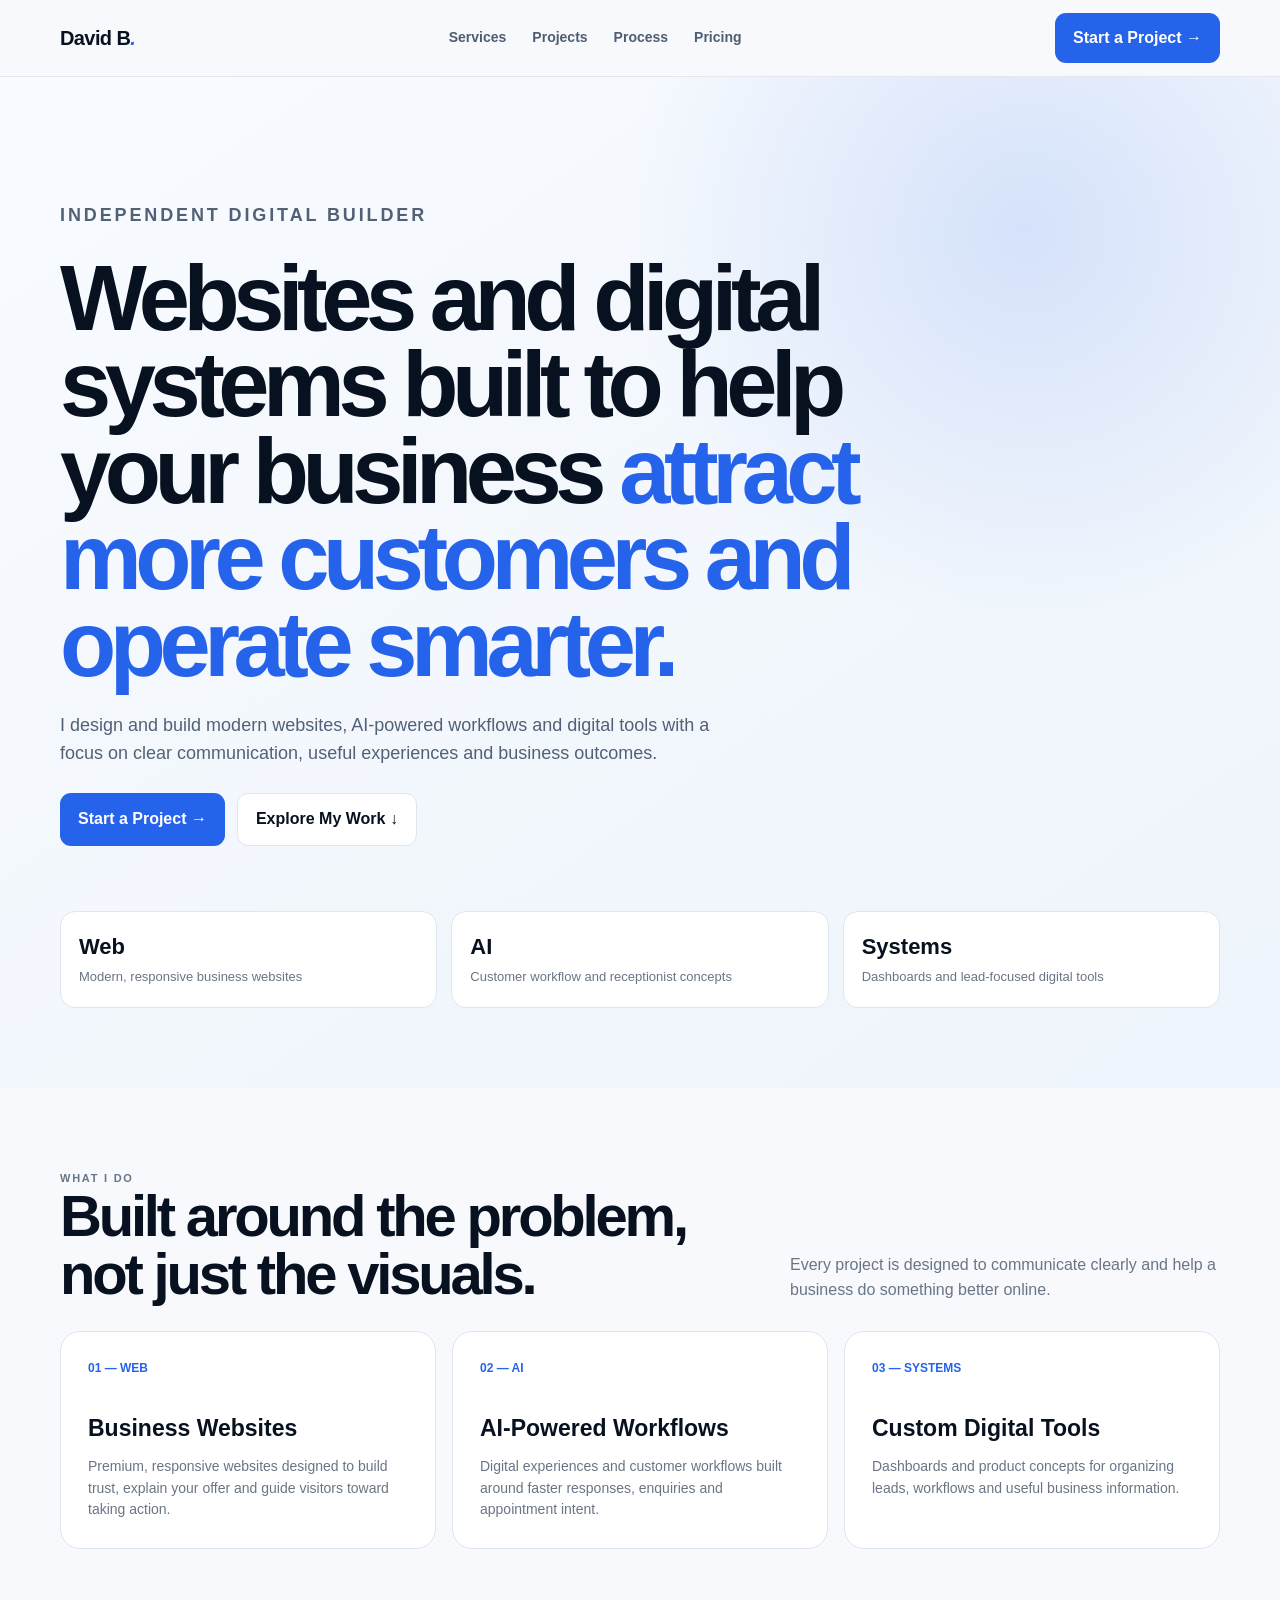
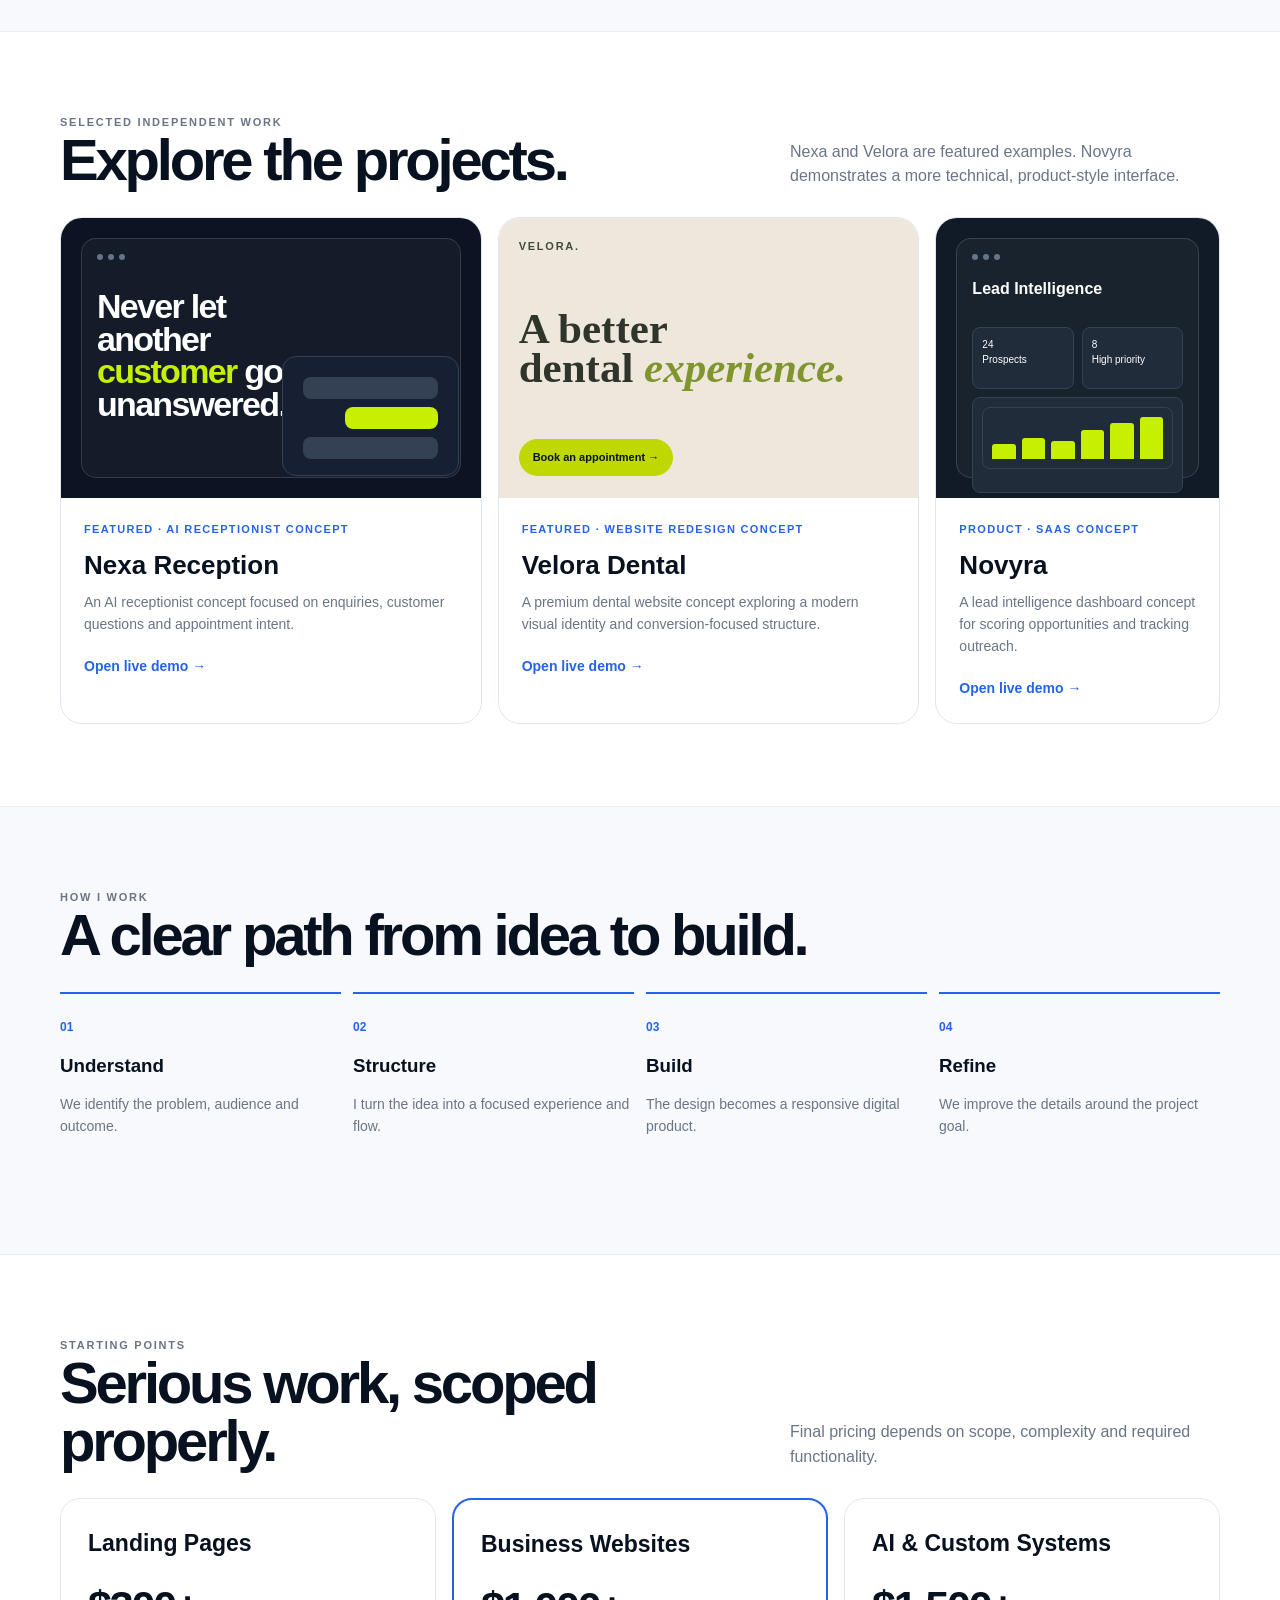
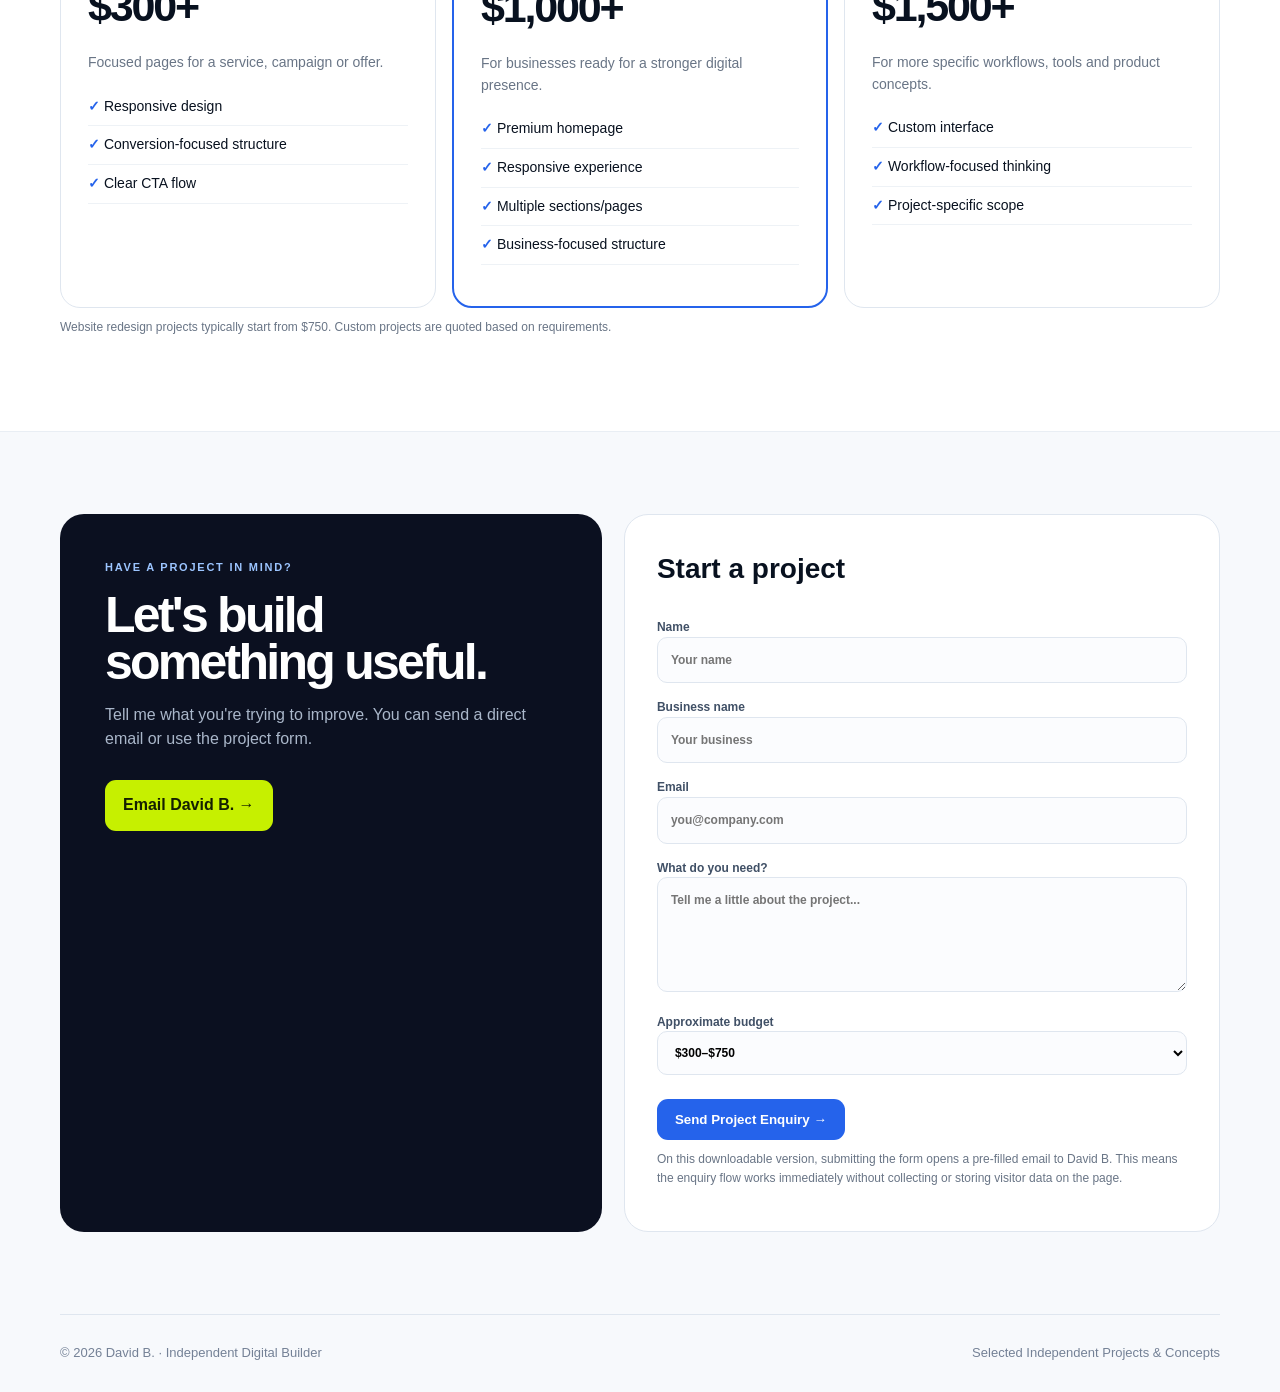
<file: New folder (8)/david-b-portfolio-complete/index.html>
<!DOCTYPE html>
<html lang="en">
<head>
<meta charset="UTF-8">
<meta name="viewport" content="width=device-width, initial-scale=1.0">
<title>David B. — Independent Digital Builder</title>
<meta name="description" content="Websites and digital systems built to help businesses attract more customers and operate smarter.">
<style>
:root{--ink:#08111f;--navy:#0b1020;--blue:#2563eb;--blue2:#60a5fa;--lime:#c6f000;--paper:#f7f9fc;--muted:#697586;--line:#dfe6ef}
*{box-sizing:border-box}html{scroll-behavior:smooth}body{margin:0;font-family:Inter,Arial,sans-serif;background:var(--paper);color:var(--ink);line-height:1.55}a{text-decoration:none;color:inherit}.wrap{width:min(1160px,calc(100% - 36px));margin:auto}
nav{position:sticky;top:0;z-index:10;background:rgba(247,249,252,.88);backdrop-filter:blur(16px);border-bottom:1px solid rgba(8,17,31,.08)}.nav{height:76px;display:flex;align-items:center;justify-content:space-between}.brand{font-weight:900;letter-spacing:-.03em;font-size:20px}.brand i{color:var(--blue)}.links{display:flex;gap:26px;color:#4f5d70;font-size:14px;font-weight:650}.links a:hover{color:var(--blue)}
.btn{border:0;border-radius:11px;padding:13px 18px;font-weight:800;cursor:pointer;display:inline-flex;align-items:center;justify-content:center;gap:9px}.primary{background:var(--blue);color:white}.primary:hover{background:#174ec7}.secondary{background:white;border:1px solid var(--line);color:var(--ink)}
.hero{background:radial-gradient(circle at 80% 15%,rgba(37,99,235,.15),transparent 30%),linear-gradient(145deg,#f8fbff,#eef4fb);padding:100px 0 80px}.eyebrow{font-size:11px;font-weight:900;letter-spacing:.16em;text-transform:uppercase;color:var(--blue);margin:0 0 16px}.hero h1{font-size:clamp(48px,8vw,92px);line-height:.94;letter-spacing:-.07em;max-width:950px;margin:0}.hero h1 span{color:var(--blue)}.hero p{max-width:680px;font-size:18px;color:#526176;margin:25px 0}.actions{display:flex;gap:12px;flex-wrap:wrap}.proof{display:grid;grid-template-columns:repeat(3,1fr);gap:14px;margin-top:65px}.proof div{background:white;border:1px solid var(--line);padding:18px;border-radius:15px}.proof b{display:block;font-size:22px}.proof span{font-size:13px;color:var(--muted)}
section{padding:82px 0}.alt{background:white;border-top:1px solid #e9eef4;border-bottom:1px solid #e9eef4}.head{display:flex;justify-content:space-between;gap:30px;align-items:end;margin-bottom:28px}.head h2{font-size:clamp(34px,5vw,58px);line-height:1;letter-spacing:-.055em;margin:0}.head p{max-width:430px;color:var(--muted);margin:0}
.services,.pricing{display:grid;grid-template-columns:repeat(3,1fr);gap:16px}.card{background:white;border:1px solid var(--line);border-radius:20px;padding:27px}.service-num{color:var(--blue);font-weight:900;font-size:12px}.card h3{font-size:23px;margin:34px 0 9px}.card p{color:var(--muted);font-size:14px;margin:0}
.projects{display:grid;grid-template-columns:2fr 2fr 1.35fr;gap:16px}.project{border:1px solid var(--line);border-radius:22px;overflow:hidden;background:white}.preview{height:280px;padding:20px;position:relative}.nexa{background:#0c1322;color:white}.velora{background:#eee7dc}.novyra{background:#111b27;color:white}.browser{height:100%;border:1px solid rgba(255,255,255,.14);border-radius:15px;padding:15px;background:rgba(255,255,255,.035)}.dots{display:flex;gap:5px}.dots i{width:6px;height:6px;background:#64748b;border-radius:50%}.nexa h4{font-size:34px;line-height:.96;letter-spacing:-.05em;margin:30px 0;width:70%}.lime{color:var(--lime)}.chat{position:absolute;right:22px;bottom:22px;width:42%;height:43%;border:1px solid #334155;border-radius:14px;padding:12px;background:#172033}.bubble{height:22px;border-radius:8px;background:#344155;margin:8px}.bubble:nth-child(2){width:62%;margin-left:auto;background:var(--lime)}.velora h4{font-family:Georgia,serif;color:#30352c;font-size:43px;line-height:.9;margin:55px 0 0}.velora h4 em{color:#80952e}.nov-grid{display:grid;grid-template-columns:1fr 1fr;gap:8px;margin-top:25px}.nov-grid div{height:62px;background:#202c3a;border:1px solid #344254;border-radius:8px;padding:9px;font-size:10px}.nov-grid .wide{grid-column:span 2;height:96px}.bars{display:flex;align-items:end;gap:6px;height:70px}.bars i{flex:1;background:var(--lime);border-radius:3px 3px 0 0}.project-body{padding:23px}.tag{color:var(--blue);font-size:11px;font-weight:900;letter-spacing:.12em;text-transform:uppercase}.project-body h3{font-size:26px;margin:7px 0}.project-body p{font-size:14px;color:var(--muted);margin:0 0 18px}.link{font-weight:850;color:var(--blue);font-size:14px}
.process{display:grid;grid-template-columns:repeat(4,1fr);gap:12px}.step{border-top:2px solid var(--blue);padding:20px 0}.step b{color:var(--blue);font-size:12px}.step h3{margin:12px 0 5px}.step p{font-size:14px;color:var(--muted)}
.price.featured{border:2px solid var(--blue)}.price h3{margin:0}.amount{font-size:43px;font-weight:900;letter-spacing:-.05em;margin:12px 0}.price p{color:var(--muted);font-size:14px}.price ul{padding:0;list-style:none;font-size:14px}.price li{padding:8px 0;border-bottom:1px solid #eef2f6}.price li:before{content:"✓ ";color:var(--blue);font-weight:900}
.contact-grid{display:grid;grid-template-columns:1fr 1.1fr;gap:22px}.contact-copy{background:var(--navy);color:white;padding:45px;border-radius:24px}.contact-copy h2{font-size:50px;line-height:.95;letter-spacing:-.055em;margin:12px 0}.contact-copy p{color:#aab7ca}.contact-copy .btn{background:var(--lime);color:#152000;margin-top:12px}.form-card{background:white;border:1px solid var(--line);border-radius:24px;padding:32px}.form-card h3{margin-top:0;font-size:28px}label{display:block;font-size:12px;font-weight:800;margin:15px 0 6px;color:#405066}input,textarea,select{width:100%;padding:13px;border:1px solid var(--line);border-radius:10px;font:inherit;background:#fbfcfe}textarea{min-height:115px;resize:vertical}.notice{font-size:12px;color:var(--muted);margin-top:10px}
footer{padding:28px 0;color:#748196;font-size:13px;display:flex;justify-content:space-between;border-top:1px solid var(--line)}
@media(max-width:850px){.links{display:none}.services,.pricing,.projects,.contact-grid{grid-template-columns:1fr}.projects .project:nth-child(3){max-width:none}.proof{grid-template-columns:1fr}.process{grid-template-columns:1fr 1fr}.head{display:block}.head p{margin-top:14px}}@media(max-width:520px){.wrap{width:min(100% - 28px,1160px)}.hero{padding:70px 0 55px}.process{grid-template-columns:1fr}.contact-copy{padding:30px}.contact-copy h2{font-size:43px}footer{display:block}.nav .btn{padding:10px 12px;font-size:12px}}
</style>
</head>
<body>
<nav><div class="wrap nav"><a class="brand" href="#top">David B<i>.</i></a><div class="links"><a href="#services">Services</a><a href="#projects">Projects</a><a href="#process">Process</a><a href="#pricing">Pricing</a></div><a class="btn primary" href="#contact">Start a Project →</a></div></nav>

<main id="top">
<section class="hero"><div class="wrap">
<p class="eyebrow">Independent Digital Builder</p>
<h1>Websites and digital systems built to help your business <span>attract more customers and operate smarter.</span></h1>
<p>I design and build modern websites, AI-powered workflows and digital tools with a focus on clear communication, useful experiences and business outcomes.</p>
<div class="actions"><a class="btn primary" href="#contact">Start a Project →</a><a class="btn secondary" href="#projects">Explore My Work ↓</a></div>
<div class="proof"><div><b>Web</b><span>Modern, responsive business websites</span></div><div><b>AI</b><span>Customer workflow and receptionist concepts</span></div><div><b>Systems</b><span>Dashboards and lead-focused digital tools</span></div></div>
</div></section>

<section id="services"><div class="wrap"><div class="head"><div><p class="eyebrow">What I do</p><h2>Built around the problem, not just the visuals.</h2></div><p>Every project is designed to communicate clearly and help a business do something better online.</p></div>
<div class="services">
<div class="card"><div class="service-num">01 — WEB</div><h3>Business Websites</h3><p>Premium, responsive websites designed to build trust, explain your offer and guide visitors toward taking action.</p></div>
<div class="card"><div class="service-num">02 — AI</div><h3>AI-Powered Workflows</h3><p>Digital experiences and customer workflows built around faster responses, enquiries and appointment intent.</p></div>
<div class="card"><div class="service-num">03 — SYSTEMS</div><h3>Custom Digital Tools</h3><p>Dashboards and product concepts for organizing leads, workflows and useful business information.</p></div>
</div></div></section>

<section id="projects" class="alt"><div class="wrap"><div class="head"><div><p class="eyebrow">Selected independent work</p><h2>Explore the projects.</h2></div><p>Nexa and Velora are featured examples. Novyra demonstrates a more technical, product-style interface.</p></div>
<div class="projects">
<article class="project"><div class="preview nexa"><div class="browser"><div class="dots"><i></i><i></i><i></i></div><h4>Never let another <span class="lime">customer</span> go unanswered.</h4></div><div class="chat"><div class="bubble"></div><div class="bubble"></div><div class="bubble"></div></div></div><div class="project-body"><div class="tag">Featured · AI Receptionist Concept</div><h3>Nexa Reception</h3><p>An AI receptionist concept focused on enquiries, customer questions and appointment intent.</p><a class="link" href="./nexa-reception-demo/" target="_blank">Open live demo →</a></div></article>
<article class="project"><div class="preview velora"><div style="font-weight:900;letter-spacing:.16em;font-size:11px;color:#454a3e">VELORA.</div><h4>A better<br>dental <em>experience.</em></h4><div style="position:absolute;bottom:22px;background:#bfd800;padding:10px 14px;border-radius:99px;font-size:11px;font-weight:900">Book an appointment →</div></div><div class="project-body"><div class="tag">Featured · Website Redesign Concept</div><h3>Velora Dental</h3><p>A premium dental website concept exploring a modern visual identity and conversion-focused structure.</p><a class="link" href="./velora-dental-redesign/" target="_blank">Open live demo →</a></div></article>
<article class="project"><div class="preview novyra"><div class="browser"><div class="dots"><i></i><i></i><i></i></div><div style="font-weight:900;margin-top:17px">Lead Intelligence</div><div class="nov-grid"><div>24<br>Prospects</div><div>8<br>High priority</div><div class="wide"><div class="bars"><i style="height:35%"></i><i style="height:50%"></i><i style="height:42%"></i><i style="height:70%"></i><i style="height:86%"></i><i style="height:100%"></i></div></div></div></div></div><div class="project-body"><div class="tag">Product · SaaS Concept</div><h3>Novyra</h3><p>A lead intelligence dashboard concept for scoring opportunities and tracking outreach.</p><a class="link" href="./novyra-lead-dashboard/" target="_blank">Open live demo →</a></div></article>
</div></div></section>

<section id="process"><div class="wrap"><div class="head"><div><p class="eyebrow">How I work</p><h2>A clear path from idea to build.</h2></div></div><div class="process">
<div class="step"><b>01</b><h3>Understand</h3><p>We identify the problem, audience and outcome.</p></div><div class="step"><b>02</b><h3>Structure</h3><p>I turn the idea into a focused experience and flow.</p></div><div class="step"><b>03</b><h3>Build</h3><p>The design becomes a responsive digital product.</p></div><div class="step"><b>04</b><h3>Refine</h3><p>We improve the details around the project goal.</p></div>
</div></div></section>

<section id="pricing" class="alt"><div class="wrap"><div class="head"><div><p class="eyebrow">Starting points</p><h2>Serious work, scoped properly.</h2></div><p>Final pricing depends on scope, complexity and required functionality.</p></div>
<div class="pricing">
<div class="card price"><h3>Landing Pages</h3><div class="amount">$300+</div><p>Focused pages for a service, campaign or offer.</p><ul><li>Responsive design</li><li>Conversion-focused structure</li><li>Clear CTA flow</li></ul></div>
<div class="card price featured"><h3>Business Websites</h3><div class="amount">$1,000+</div><p>For businesses ready for a stronger digital presence.</p><ul><li>Premium homepage</li><li>Responsive experience</li><li>Multiple sections/pages</li><li>Business-focused structure</li></ul></div>
<div class="card price"><h3>AI & Custom Systems</h3><div class="amount">$1,500+</div><p>For more specific workflows, tools and product concepts.</p><ul><li>Custom interface</li><li>Workflow-focused thinking</li><li>Project-specific scope</li></ul></div>
</div><p class="notice">Website redesign projects typically start from $750. Custom projects are quoted based on requirements.</p>
</div></section>

<section id="contact"><div class="wrap"><div class="contact-grid"><div class="contact-copy"><p class="eyebrow" style="color:#9cc5ff">Have a project in mind?</p><h2>Let's build something useful.</h2><p>Tell me what you're trying to improve. You can send a direct email or use the project form.</p><a class="btn" href="mailto:oluwatosindavid134@gmail.com?subject=Project%20Enquiry">Email David B. →</a></div>
<div class="form-card"><h3>Start a project</h3><form id="projectForm"><label>Name<input required id="name" placeholder="Your name"></label><label>Business name<input id="business" placeholder="Your business"></label><label>Email<input required type="email" id="email" placeholder="you@company.com"></label><label>What do you need?<textarea required id="need" placeholder="Tell me a little about the project..."></textarea></label><label>Approximate budget<select id="budget"><option>$300–$750</option><option>$750–$1,500</option><option>$1,500–$3,000</option><option>$3,000+</option><option>Not sure yet</option></select></label><button class="btn primary" type="submit" style="margin-top:18px">Send Project Enquiry →</button></form><p class="notice">On this downloadable version, submitting the form opens a pre-filled email to David B. This means the enquiry flow works immediately without collecting or storing visitor data on the page.</p></div></div></div></section>
</main>
<footer class="wrap"><span>© 2026 David B. · Independent Digital Builder</span><span>Selected Independent Projects & Concepts</span></footer>
<script>
document.getElementById("projectForm").addEventListener("submit",function(e){
 e.preventDefault();
 const v=id=>encodeURIComponent(document.getElementById(id).value.trim());
 const subject=encodeURIComponent("New Project Enquiry");
 const body=encodeURIComponent(
 "Name: "+document.getElementById("name").value+"\n"+
 "Business: "+document.getElementById("business").value+"\n"+
 "Email: "+document.getElementById("email").value+"\n"+
 "Budget: "+document.getElementById("budget").value+"\n\n"+
 "Project details:\n"+document.getElementById("need").value
 );
 window.location.href="mailto:oluwatosindavid134@gmail.com?subject="+subject+"&body="+body;
});
</script>
</body></html>
</file>
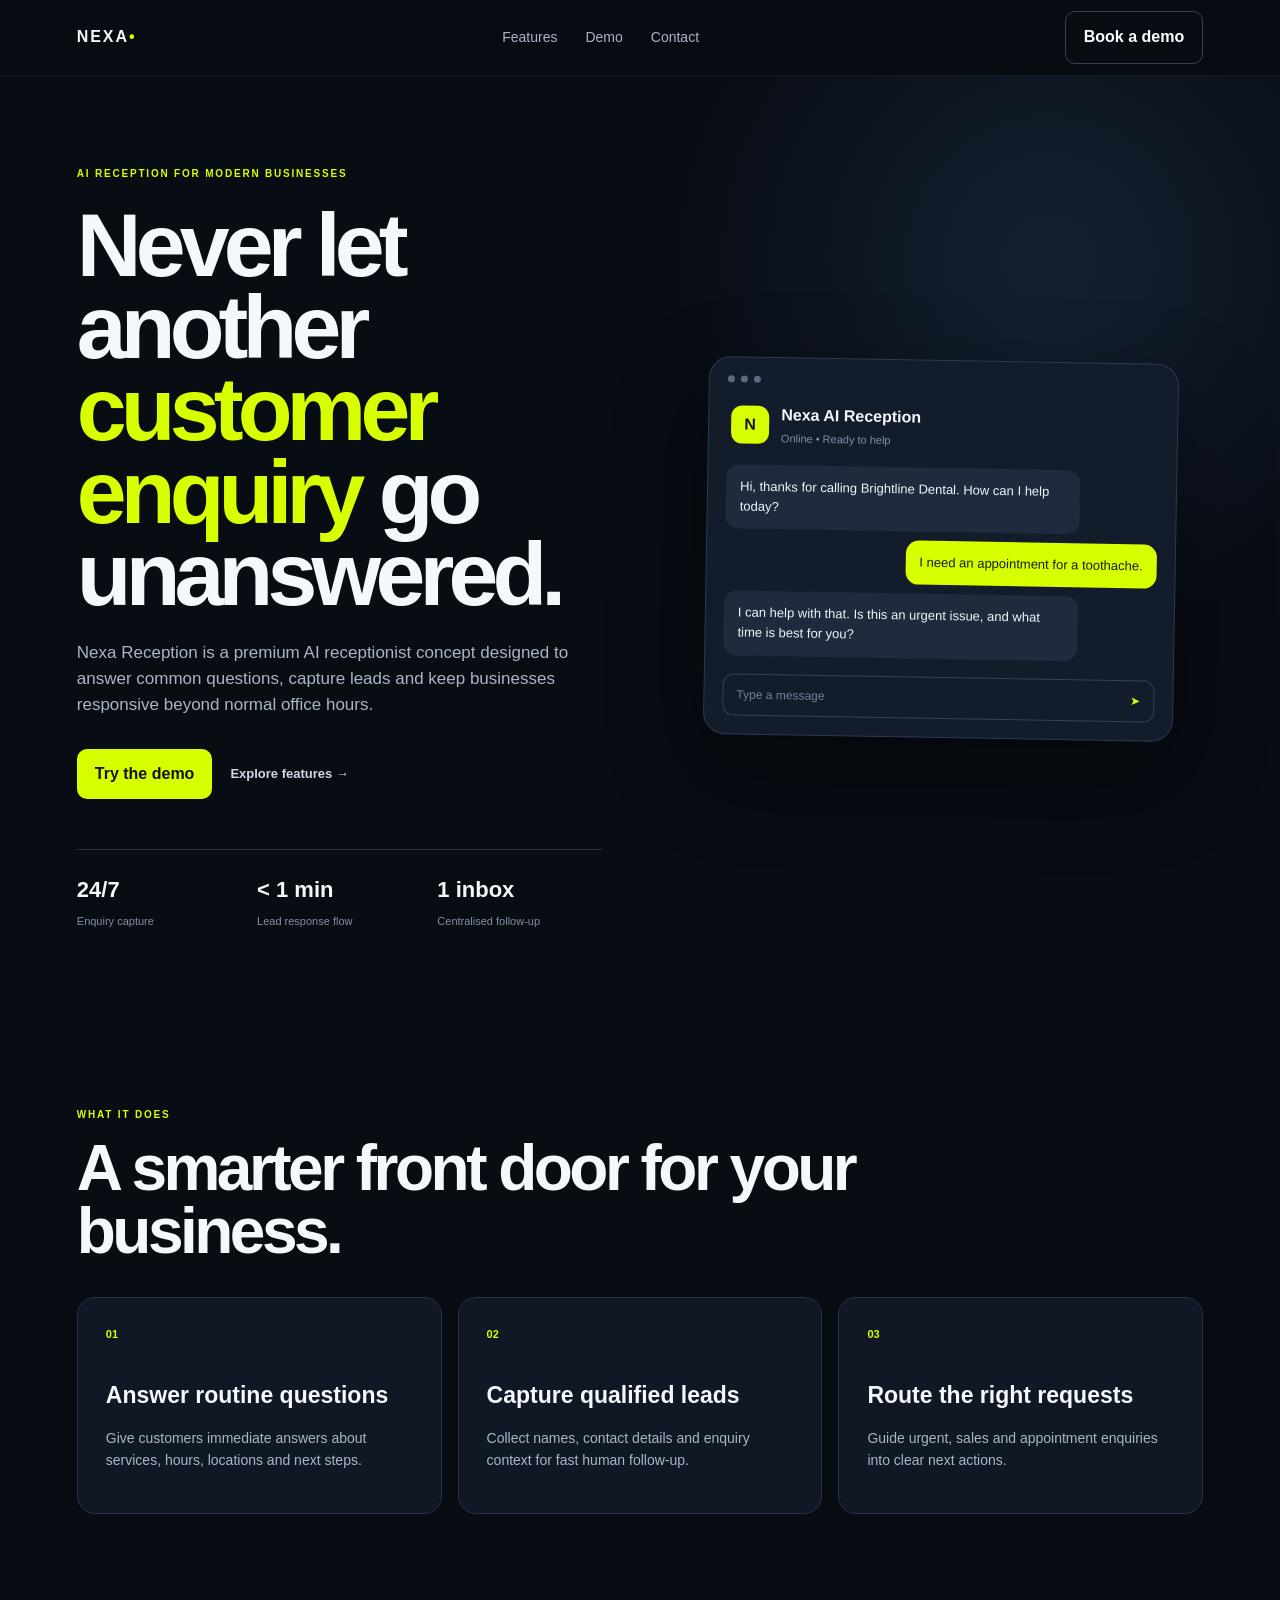
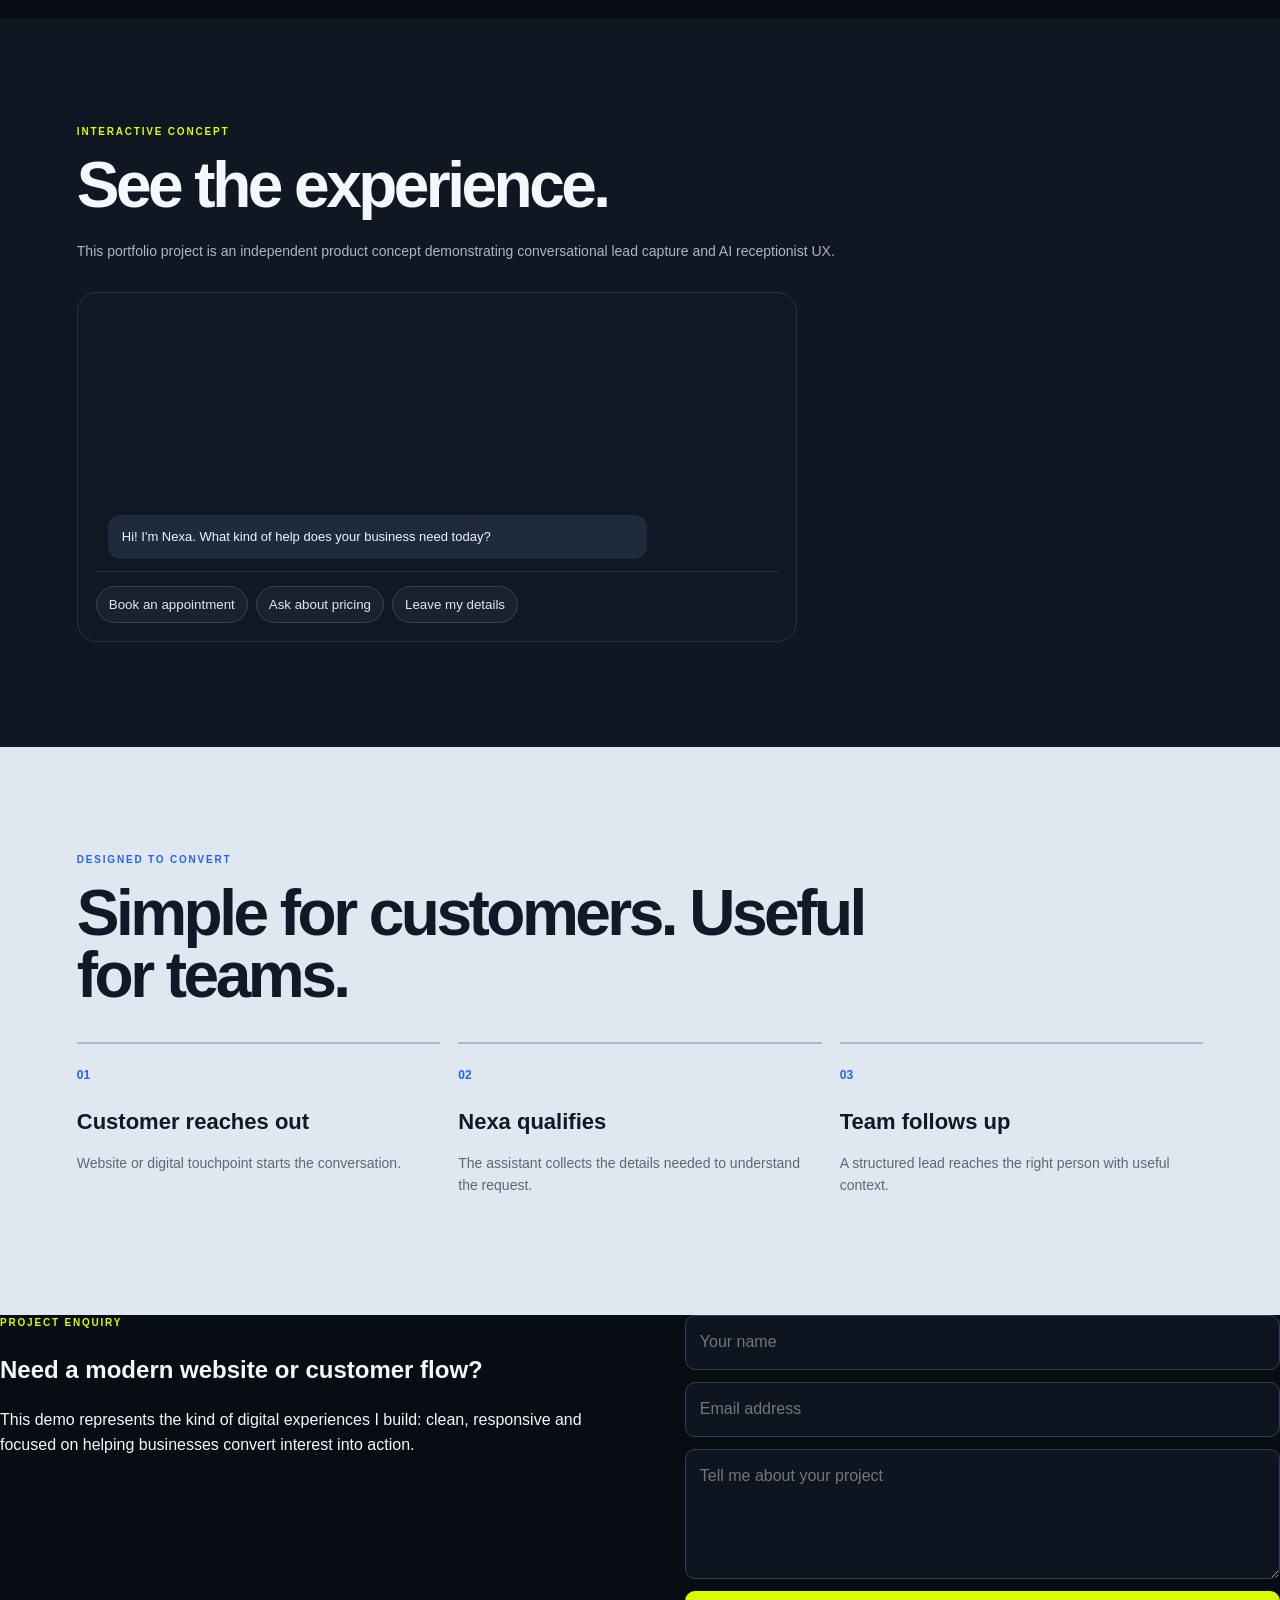
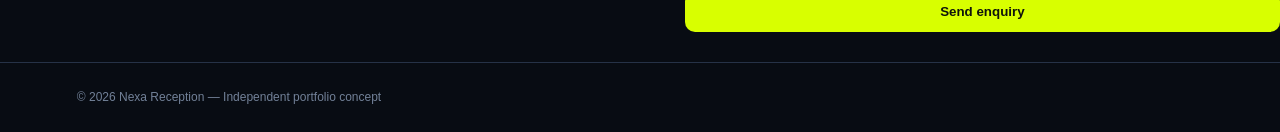
<file: New folder (8)/david-b-portfolio-complete/nexa-reception-demo/index.html>
<!doctype html><html lang="en"><head><meta charset="UTF-8"/><meta name="viewport" content="width=device-width,initial-scale=1.0"/><title>Nexa Reception — AI Receptionist Demo</title><link rel="stylesheet" href="styles.css"/></head><body>
<nav><div class="brand">NEXA<span>•</span></div><div class="navlinks"><a href="#features">Features</a><a href="#demo">Demo</a><a href="#contact">Contact</a></div><a class="button ghost" href="#contact">Book a demo</a></nav>
<main><section class="hero"><div class="hero-copy"><div class="pill">AI RECEPTION FOR MODERN BUSINESSES</div><h1>Never let another <em>customer enquiry</em> go unanswered.</h1><p>Nexa Reception is a premium AI receptionist concept designed to answer common questions, capture leads and keep businesses responsive beyond normal office hours.</p><div class="actions"><a class="button" href="#demo">Try the demo</a><a class="textlink" href="#features">Explore features →</a></div><div class="stats"><div><strong>24/7</strong><span>Enquiry capture</span></div><div><strong>&lt; 1 min</strong><span>Lead response flow</span></div><div><strong>1 inbox</strong><span>Centralised follow-up</span></div></div></div><div class="hero-card"><div class="window"><div class="dots"><i></i><i></i><i></i></div><div class="call-head"><div class="avatar">N</div><div><b>Nexa AI Reception</b><small>Online • Ready to help</small></div></div><div class="chat"><div class="msg ai">Hi, thanks for calling Brightline Dental. How can I help today?</div><div class="msg user">I need an appointment for a toothache.</div><div class="msg ai">I can help with that. Is this an urgent issue, and what time is best for you?</div></div><div class="input">Type a message <span>➤</span></div></div></div></section>
<section id="features" class="section"><div class="eyebrow">WHAT IT DOES</div><h2>A smarter front door for your business.</h2><div class="grid"><article><div class="icon">01</div><h3>Answer routine questions</h3><p>Give customers immediate answers about services, hours, locations and next steps.</p></article><article><div class="icon">02</div><h3>Capture qualified leads</h3><p>Collect names, contact details and enquiry context for fast human follow-up.</p></article><article><div class="icon">03</div><h3>Route the right requests</h3><p>Guide urgent, sales and appointment enquiries into clear next actions.</p></article></div></section>
<section id="demo" class="section dark"><div><div class="eyebrow">INTERACTIVE CONCEPT</div><h2>See the experience.</h2><p class="muted">This portfolio project is an independent product concept demonstrating conversational lead capture and AI receptionist UX.</p></div><div class="demo"><div id="messages" class="messages"><div class="msg ai">Hi! I'm Nexa. What kind of help does your business need today?</div></div><div class="quick"><button>Book an appointment</button><button>Ask about pricing</button><button>Leave my details</button></div></div></section>
<section class="section process"><div class="eyebrow">DESIGNED TO CONVERT</div><h2>Simple for customers. Useful for teams.</h2><div class="steps"><div><span>01</span><h3>Customer reaches out</h3><p>Website or digital touchpoint starts the conversation.</p></div><div><span>02</span><h3>Nexa qualifies</h3><p>The assistant collects the details needed to understand the request.</p></div><div><span>03</span><h3>Team follows up</h3><p>A structured lead reaches the right person with useful context.</p></div></div></section>
<section id="contact" class="contact"><div><div class="eyebrow">PROJECT ENQUIRY</div><h2>Need a modern website or customer flow?</h2><p>This demo represents the kind of digital experiences I build: clean, responsive and focused on helping businesses convert interest into action.</p></div><form id="leadForm"><input placeholder="Your name" required/><input type="email" placeholder="Email address" required/><textarea placeholder="Tell me about your project" required></textarea><button class="button" type="submit">Send enquiry</button><div id="status"></div></form></section></main><footer>© 2026 Nexa Reception — Independent portfolio concept</footer><script src="script.js"></script></body></html>
</file>
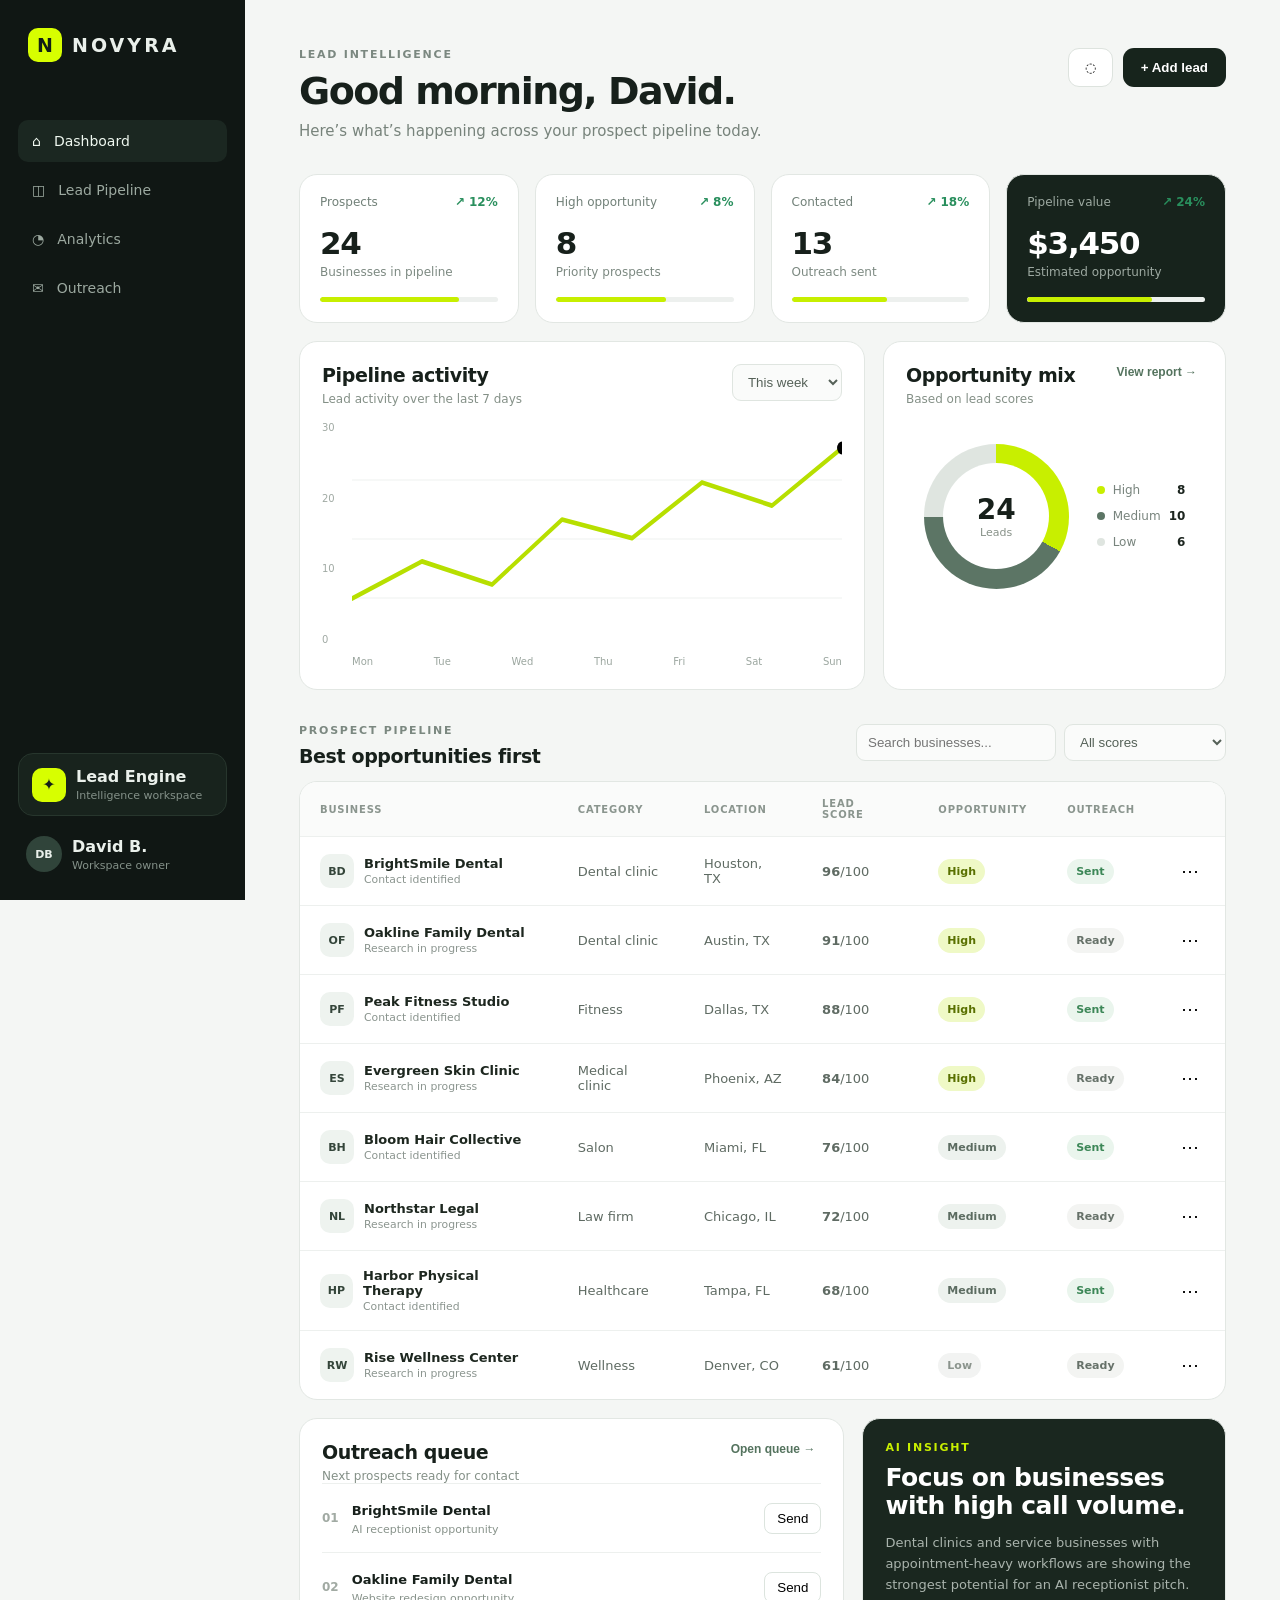
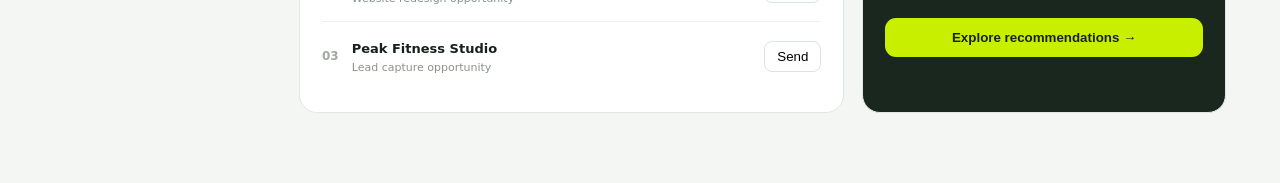
<file: New folder (8)/david-b-portfolio-complete/novyra-lead-dashboard/index.html>
<!DOCTYPE html>
<html lang="en">
<head>
  <meta charset="UTF-8" />
  <meta name="viewport" content="width=device-width, initial-scale=1.0" />
  <title>Novyra Lead Intelligence</title>
  <link rel="stylesheet" href="style.css" />
</head>
<body>
  <div class="app">
    <aside class="sidebar">
      <div class="brand"><span class="brand-mark">N</span><span>NOVYRA</span></div>
      <nav>
        <a class="nav-item active" href="#dashboard">⌂ <span>Dashboard</span></a>
        <a class="nav-item" href="#leads">◫ <span>Lead Pipeline</span></a>
        <a class="nav-item" href="#analytics">◔ <span>Analytics</span></a>
        <a class="nav-item" href="#outreach">✉ <span>Outreach</span></a>
      </nav>
      <div class="sidebar-bottom">
        <div class="mini-card">
          <div class="mini-icon">✦</div>
          <div><strong>Lead Engine</strong><small>Intelligence workspace</small></div>
        </div>
        <div class="profile"><div class="avatar">DB</div><div><strong>David B.</strong><small>Workspace owner</small></div></div>
      </div>
    </aside>

    <main>
      <header>
        <div>
          <p class="eyebrow">LEAD INTELLIGENCE</p>
          <h1>Good morning, David.</h1>
          <p class="subtitle">Here’s what’s happening across your prospect pipeline today.</p>
        </div>
        <div class="header-actions">
          <button class="icon-btn" title="Notifications">◌</button>
          <button class="primary" id="addLeadBtn">+ Add lead</button>
        </div>
      </header>

      <section class="stats" id="dashboard">
        <article class="stat-card"><div class="stat-top"><span>Prospects</span><b>↗ 12%</b></div><strong id="prospectCount">24</strong><p>Businesses in pipeline</p><div class="bar"><i style="width:78%"></i></div></article>
        <article class="stat-card"><div class="stat-top"><span>High opportunity</span><b>↗ 8%</b></div><strong id="highCount">8</strong><p>Priority prospects</p><div class="bar"><i style="width:62%"></i></div></article>
        <article class="stat-card"><div class="stat-top"><span>Contacted</span><b>↗ 18%</b></div><strong id="contactedCount">13</strong><p>Outreach sent</p><div class="bar"><i style="width:54%"></i></div></article>
        <article class="stat-card accent-card"><div class="stat-top"><span>Pipeline value</span><b>↗ 24%</b></div><strong>$3,450</strong><p>Estimated opportunity</p><div class="bar"><i style="width:70%"></i></div></article>
      </section>

      <section class="overview" id="analytics">
        <div class="panel chart-panel">
          <div class="panel-head"><div><h2>Pipeline activity</h2><p>Lead activity over the last 7 days</p></div><select><option>This week</option><option>This month</option></select></div>
          <div class="chart-wrap">
            <div class="y-labels"><span>30</span><span>20</span><span>10</span><span>0</span></div>
            <div class="chart"><div class="grid"></div><svg viewBox="0 0 700 240" preserveAspectRatio="none" aria-label="activity chart"><polyline points="0,190 100,150 200,175 300,105 400,125 500,65 600,90 700,28" fill="none" stroke="currentColor" stroke-width="5" stroke-linecap="round" stroke-linejoin="round"/><circle cx="700" cy="28" r="7"/></svg><div class="x-labels"><span>Mon</span><span>Tue</span><span>Wed</span><span>Thu</span><span>Fri</span><span>Sat</span><span>Sun</span></div></div>
          </div>
        </div>
        <div class="panel opportunity">
          <div class="panel-head"><div><h2>Opportunity mix</h2><p>Based on lead scores</p></div><button class="text-btn">View report →</button></div>
          <div class="donut-row"><div class="donut"><div><strong>24</strong><span>Leads</span></div></div><div class="legend"><p><i class="dot hot"></i> High <strong>8</strong></p><p><i class="dot warm"></i> Medium <strong>10</strong></p><p><i class="dot cool"></i> Low <strong>6</strong></p></div></div>
        </div>
      </section>

      <section class="leads-section" id="leads">
        <div class="section-head">
          <div><p class="eyebrow">PROSPECT PIPELINE</p><h2>Best opportunities first</h2></div>
          <div class="filters"><input id="searchInput" placeholder="Search businesses..." /><select id="scoreFilter"><option value="all">All scores</option><option value="high">High opportunity</option><option value="medium">Medium opportunity</option><option value="low">Low opportunity</option></select></div>
        </div>

        <div class="panel table-panel">
          <div class="table-wrap">
            <table>
              <thead><tr><th>Business</th><th>Category</th><th>Location</th><th>Lead score</th><th>Opportunity</th><th>Outreach</th><th></th></tr></thead>
              <tbody id="leadTable"></tbody>
            </table>
          </div>
        </div>
      </section>

      <section class="bottom-grid" id="outreach">
        <div class="panel">
          <div class="panel-head"><div><h2>Outreach queue</h2><p>Next prospects ready for contact</p></div><button class="text-btn">Open queue →</button></div>
          <div class="queue">
            <div><span class="queue-num">01</span><div><strong>BrightSmile Dental</strong><small>AI receptionist opportunity</small></div><button class="send-btn">Send</button></div>
            <div><span class="queue-num">02</span><div><strong>Oakline Family Dental</strong><small>Website redesign opportunity</small></div><button class="send-btn">Send</button></div>
            <div><span class="queue-num">03</span><div><strong>Peak Fitness Studio</strong><small>Lead capture opportunity</small></div><button class="send-btn">Send</button></div>
          </div>
        </div>
        <div class="panel insight-card">
          <p class="eyebrow">AI INSIGHT</p>
          <h2>Focus on businesses with high call volume.</h2>
          <p>Dental clinics and service businesses with appointment-heavy workflows are showing the strongest potential for an AI receptionist pitch.</p>
          <button class="primary wide">Explore recommendations →</button>
        </div>
      </section>
    </main>
  </div>

  <div class="modal" id="leadModal" aria-hidden="true">
    <div class="modal-card">
      <button class="close" id="closeModal">×</button>
      <p class="eyebrow">NEW PROSPECT</p><h2>Add a lead</h2>
      <form id="leadForm">
        <label>Business name<input required name="business" placeholder="e.g. Nova Dental" /></label>
        <label>Category<input required name="category" placeholder="e.g. Dental clinic" /></label>
        <label>Location<input required name="location" placeholder="e.g. Houston, TX" /></label>
        <label>Lead score<input required name="score" type="number" min="0" max="100" value="80" /></label>
        <button class="primary wide" type="submit">Add to pipeline</button>
      </form>
    </div>
  </div>
  <script src="script.js"></script>
</body>
</html>
</file>
<file: New folder (8)/david-b-portfolio-complete/nexa-reception-demo/styles.css>
:root{--bg:#080c13;--panel:#111825;--panel2:#151e2c;--line:#263247;--text:#f4f7fb;--muted:#aab5c7;--lime:#d8ff00;--blue:#69a7ff}
*{box-sizing:border-box}html{scroll-behavior:smooth}body{margin:0;background:var(--bg);color:var(--text);font-family:Inter,Arial,sans-serif;line-height:1.55}a{text-decoration:none;color:inherit}
nav{height:76px;display:flex;align-items:center;justify-content:space-between;padding:0 6vw;border-bottom:1px solid rgba(255,255,255,.06);position:sticky;top:0;z-index:20;background:rgba(8,12,19,.86);backdrop-filter:blur(16px)}
.brand{font-weight:900;letter-spacing:.12em;font-size:16px}.brand span{color:var(--lime)}.navlinks{display:flex;gap:28px;color:#aab5c7;font-size:14px}.navlinks a:hover{color:white}
.button{display:inline-flex;align-items:center;justify-content:center;border:0;border-radius:10px;background:var(--lime);color:#10140b;font-weight:850;padding:13px 18px;cursor:pointer}.button:hover{transform:translateY(-2px)}.ghost{background:transparent;color:white;border:1px solid #334155}
main{overflow:hidden}.hero{min-height:calc(100vh - 76px);padding:90px 6vw 70px;display:grid;grid-template-columns:1fr 1fr;gap:6vw;align-items:center;background:radial-gradient(circle at 82% 20%,rgba(105,167,255,.13),transparent 30%)}
.hero-copy{max-width:720px}.pill,.eyebrow{font-size:10px;letter-spacing:.18em;font-weight:900;color:var(--lime);text-transform:uppercase}.hero h1{font-size:clamp(52px,7vw,92px);line-height:.92;letter-spacing:-.065em;margin:22px 0 24px}.hero h1 em{color:var(--lime);font-style:normal}.hero p{font-size:17px;color:var(--muted);max-width:600px}.actions{display:flex;gap:18px;align-items:center;margin-top:30px}.textlink{color:#cfd8e6;font-weight:750;font-size:13px}.stats{display:grid;grid-template-columns:repeat(3,1fr);gap:16px;border-top:1px solid var(--line);margin-top:50px;padding-top:23px}.stats strong{display:block;font-size:22px}.stats span{font-size:11px;color:#8190a4}
.hero-card{min-height:520px;display:grid;place-items:center}.window{width:min(100%,470px);background:#131c2a;border:1px solid #2b3a51;border-radius:22px;padding:18px;box-shadow:0 35px 90px rgba(0,0,0,.35);transform:rotate(1deg)}.dots{display:flex;gap:6px}.dots i{width:7px;height:7px;background:#5a6a80;border-radius:50%}.call-head{display:flex;align-items:center;gap:12px;margin:20px 4px 18px}.avatar{width:38px;height:38px;border-radius:11px;background:var(--lime);color:#12170c;display:grid;place-items:center;font-weight:900}.call-head small{display:block;color:#7f90a8;font-size:11px;margin-top:2px}.chat{display:grid;gap:9px}.msg{padding:12px 14px;border-radius:13px;font-size:13px;max-width:82%}.msg.ai{background:#1f2b3c;color:#eef4fb}.msg.user{background:var(--lime);color:#162009;margin-left:auto}.input{margin-top:18px;border:1px solid #334155;border-radius:11px;padding:11px 13px;color:#718099;font-size:12px;display:flex;justify-content:space-between}.input span{color:var(--lime)}
.section{padding:105px 6vw}.section h2{font-size:clamp(42px,5vw,68px);line-height:.98;letter-spacing:-.055em;margin:14px 0 24px;max-width:850px}.grid{display:grid;grid-template-columns:repeat(3,1fr);gap:16px;margin-top:35px}.grid article{border:1px solid var(--line);background:var(--panel);padding:28px;border-radius:18px}.icon{color:var(--lime);font-size:11px;font-weight:900}.grid h3{font-size:23px;margin:35px 0 8px}.grid p,.muted{color:var(--muted);font-size:14px}.dark{background:#101722}.demo{border:1px solid var(--line);background:var(--panel);border-radius:20px;padding:18px;max-width:720px;margin-top:30px}.messages{min-height:260px;display:grid;align-content:end;gap:8px;padding:12px}.quick{display:flex;flex-wrap:wrap;gap:8px;border-top:1px solid var(--line);padding-top:14px}.quick button{border:1px solid #354359;background:#182230;color:#dce6f3;padding:10px 12px;border-radius:999px;cursor:pointer}.quick button:hover{border-color:var(--lime);color:var(--lime)}.process{background:#dfe7f0;color:#111827}.process .eyebrow{color:#2563eb}.steps{display:grid;grid-template-columns:repeat(3,1fr);gap:18px;margin-top:35px}.steps>div{padding-top:18px;border-top:2px solid #aebaca}.steps span{font-size:12px;color:#2563eb;font-weight:900}.steps h3{font-size:22px;margin:18px 0 8px}.steps p{color:#5c6878;font-size:14px}.contact{display:grid;grid-template-columns:1fr 1fr;gap:7vw;align-items:start}.contact h2{max-width:650px}.contact form{display:grid;gap:12px}.contact input,.contact textarea{width:100%;padding:14px;border:1px solid #304056;border-radius:10px;background:#0e1520;color:white;font:inherit;outline:none}.contact input:focus,.contact textarea:focus{border-color:var(--lime)}.contact textarea{min-height:130px;resize:vertical}#status{font-size:12px;color:var(--lime);min-height:18px}footer{border-top:1px solid var(--line);padding:25px 6vw;color:#728198;font-size:12px}
@media(max-width:850px){nav{padding:0 5vw}.navlinks{display:none}.hero{grid-template-columns:1fr;padding-top:65px}.hero-card{min-height:400px}.grid,.steps,.contact{grid-template-columns:1fr}.stats{grid-template-columns:1fr}.section{padding:80px 5vw}}
@media(max-width:500px){.hero h1{font-size:52px}.actions{flex-direction:column;align-items:flex-start}.window{transform:none}.section h2{font-size:42px}.hero-card{min-height:350px}}
</file>
<file: New folder (8)/david-b-portfolio-complete/novyra-lead-dashboard/style.css>
*{box-sizing:border-box}html{scroll-behavior:smooth}body{margin:0;background:#f4f6f4;color:#17201b;font-family:Inter,ui-sans-serif,system-ui,-apple-system,BlinkMacSystemFont,"Segoe UI",sans-serif}.app{display:flex;min-height:100vh}.sidebar{width:245px;background:#101714;color:#eaf0eb;padding:28px 18px;display:flex;flex-direction:column;position:fixed;inset:0 auto 0 0}.brand{font-weight:900;letter-spacing:.16em;font-size:19px;display:flex;align-items:center;gap:10px;padding:0 10px}.brand-mark{width:34px;height:34px;border-radius:10px;background:#d7ff00;color:#102016;display:grid;place-items:center;letter-spacing:0}nav{margin-top:58px;display:grid;gap:7px}.nav-item{color:#9ca9a0;text-decoration:none;padding:13px 14px;border-radius:10px;display:flex;gap:13px;align-items:center;font-size:14px}.nav-item.active,.nav-item:hover{background:#1b2721;color:#eff8f0}.sidebar-bottom{margin-top:auto}.mini-card{background:#18231d;border:1px solid #27362d;border-radius:15px;padding:13px;display:flex;gap:10px;align-items:center}.mini-icon{width:34px;height:34px;border-radius:10px;background:#d7ff00;color:#142018;display:grid;place-items:center}.mini-card small,.profile small{display:block;color:#849189;font-size:11px;margin-top:3px}.profile{display:flex;gap:10px;align-items:center;padding:20px 8px 0}.avatar{width:36px;height:36px;border-radius:50%;background:#30443a;display:grid;place-items:center;font-size:11px;font-weight:800}main{margin-left:245px;width:calc(100% - 245px);padding:48px 54px 70px;max-width:1600px}header{display:flex;justify-content:space-between;gap:20px;align-items:flex-start;margin-bottom:34px}.eyebrow{font-size:11px;font-weight:900;letter-spacing:.16em;color:#7b8880;margin:0 0 8px}h1{font-size:38px;letter-spacing:-.04em;margin:0 0 9px}.subtitle{margin:0;color:#77837b;font-size:15px}.header-actions{display:flex;gap:10px}.primary{border:0;background:#17241c;color:white;border-radius:11px;padding:12px 18px;font-weight:750;cursor:pointer}.primary:hover{transform:translateY(-1px);background:#26362d}.icon-btn{width:45px;border:1px solid #dde3de;background:white;border-radius:11px;cursor:pointer}.stats{display:grid;grid-template-columns:repeat(4,1fr);gap:16px;margin-bottom:18px}.stat-card,.panel{background:white;border:1px solid #e2e7e3;border-radius:18px}.stat-card{padding:20px}.stat-top{display:flex;justify-content:space-between;color:#718078;font-size:12px}.stat-top b{color:#298f5d}.stat-card strong{display:block;font-size:31px;margin:16px 0 4px;letter-spacing:-.04em}.stat-card p{font-size:12px;color:#7c8981;margin:0 0 18px}.bar{height:5px;border-radius:10px;background:#edf0ee;overflow:hidden}.bar i{display:block;height:100%;background:#c7ef00;border-radius:10px}.accent-card{background:#17231c;color:white}.accent-card .stat-top,.accent-card p{color:#9da9a1}.overview{display:grid;grid-template-columns:1.65fr 1fr;gap:18px;margin-bottom:18px}.panel{padding:22px}.panel-head,.section-head{display:flex;justify-content:space-between;gap:20px;align-items:flex-start}.panel h2,.section-head h2{margin:0;font-size:19px;letter-spacing:-.02em}.panel-head p{margin:6px 0 0;font-size:12px;color:#849087}.panel-head select,.filters select,.filters input{border:1px solid #dfe5e0;background:#fafbfa;border-radius:9px;padding:9px 11px;color:#556158}.chart-wrap{display:flex;height:245px;margin-top:16px}.y-labels{width:30px;display:flex;flex-direction:column;justify-content:space-between;color:#a1aaa4;font-size:10px;padding-bottom:22px}.chart{position:relative;flex:1;color:#b7df00}.grid{position:absolute;inset:0 0 22px;background:repeating-linear-gradient(to bottom,transparent 0,transparent 57px,#eef1ef 58px,transparent 59px)}svg{position:absolute;inset:0 0 22px;width:100%;height:calc(100% - 22px)}.x-labels{position:absolute;bottom:0;left:0;right:0;display:flex;justify-content:space-between;color:#9ba69f;font-size:10px}.donut-row{display:flex;align-items:center;gap:28px;justify-content:center;height:220px}.donut{width:145px;height:145px;border-radius:50%;background:conic-gradient(#c8ef00 0 33%,#5c7565 33% 75%,#dfe5e0 75% 100%);display:grid;place-items:center}.donut>div{width:106px;height:106px;background:white;border-radius:50%;display:grid;place-content:center;text-align:center}.donut strong{font-size:28px}.donut span{font-size:11px;color:#879188}.legend p{display:flex;gap:8px;align-items:center;color:#78847d;font-size:12px}.legend strong{margin-left:auto;color:#1c251f}.dot{width:8px;height:8px;border-radius:50%;display:inline-block}.hot{background:#c8ef00}.warm{background:#5c7565}.cool{background:#dfe5e0}.section-head{margin:34px 0 14px}.filters{display:flex;gap:8px}.filters input{min-width:200px}.table-panel{padding:0;overflow:hidden}.table-wrap{overflow:auto}table{width:100%;border-collapse:collapse;min-width:850px}th{text-align:left;color:#8a958e;font-size:10px;letter-spacing:.08em;text-transform:uppercase;padding:16px 20px;background:#fafbfa}td{padding:17px 20px;border-top:1px solid #edf0ee;font-size:13px;color:#5f6b63}.business-cell{display:flex;align-items:center;gap:10px}.biz-avatar{width:34px;height:34px;border-radius:10px;background:#eef3ef;color:#34453a;display:grid;place-items:center;font-size:11px;font-weight:900}.business-cell strong{display:block;color:#1d271f}.business-cell small{display:block;color:#8b958f;margin-top:2px}.score{font-weight:850}.pill{padding:6px 9px;border-radius:99px;font-size:11px;font-weight:750;display:inline-block}.pill.high{background:#eff9c6;color:#597000}.pill.medium{background:#edf2ee;color:#5c6c61}.pill.low{background:#f2f3f2;color:#8b948d}.pill.sent{background:#eaf5ed;color:#3c8757}.pill.ready{background:#f3f4f2;color:#667169}.row-btn{border:0;background:transparent;font-size:18px;cursor:pointer}.bottom-grid{display:grid;grid-template-columns:1.5fr 1fr;gap:18px;margin-top:18px}.text-btn{border:0;background:transparent;color:#54735e;font-weight:750;cursor:pointer;font-size:12px}.queue>div{display:flex;align-items:center;gap:13px;padding:16px 0;border-top:1px solid #edf0ee}.queue-num{font-size:12px;color:#a1aaa3;font-weight:800}.queue strong{font-size:13px}.queue small{display:block;color:#88938b;font-size:11px;margin-top:4px}.send-btn{margin-left:auto;border:1px solid #dce4de;background:white;padding:7px 12px;border-radius:8px;cursor:pointer}.insight-card{background:#1a271f;color:white}.insight-card .eyebrow{color:#c8ef00}.insight-card h2{font-size:25px;line-height:1.12;margin:10px 0}.insight-card>p:not(.eyebrow){color:#aab4ad;font-size:13px;line-height:1.6}.wide{width:100%;margin-top:10px}.insight-card .primary{background:#c8ef00;color:#18221c}.modal{display:none;position:fixed;inset:0;background:rgba(9,15,11,.55);align-items:center;justify-content:center;padding:20px;z-index:5}.modal.show{display:flex}.modal-card{width:min(470px,100%);background:white;border-radius:20px;padding:28px;position:relative}.close{position:absolute;right:18px;top:14px;border:0;background:#f2f4f2;width:32px;height:32px;border-radius:50%;font-size:22px;cursor:pointer}.modal-card h2{margin:0 0 20px}.modal form{display:grid;gap:13px}.modal label{font-size:12px;font-weight:700;color:#657168}.modal input{display:block;width:100%;margin-top:6px;padding:12px;border:1px solid #dfe5e0;border-radius:9px;font:inherit}
@media(max-width:1050px){.stats{grid-template-columns:repeat(2,1fr)}.overview,.bottom-grid{grid-template-columns:1fr}.sidebar{width:76px;padding:25px 10px}.brand span:last-child,.nav-item span,.sidebar-bottom strong,.sidebar-bottom small,.mini-card>div:last-child{display:none}.brand{padding:0;justify-content:center}.nav-item{justify-content:center}.sidebar-bottom{display:none}main{margin-left:76px;width:calc(100% - 76px);padding:35px 28px}}@media(max-width:650px){main{margin-left:0;width:100%;padding:25px 15px 50px}.sidebar{display:none}header{flex-direction:column}h1{font-size:31px}.stats{grid-template-columns:1fr 1fr;gap:10px}.stat-card{padding:15px}.stat-card strong{font-size:25px}.filters{width:100%;flex-direction:column}.filters input{min-width:0;width:100%}.section-head{flex-direction:column}.overview{gap:10px}.panel{padding:17px}.donut-row{gap:12px}.donut{width:120px;height:120px}.donut>div{width:88px;height:88px}.header-actions{width:100%}.header-actions .primary{flex:1}}
</file>
